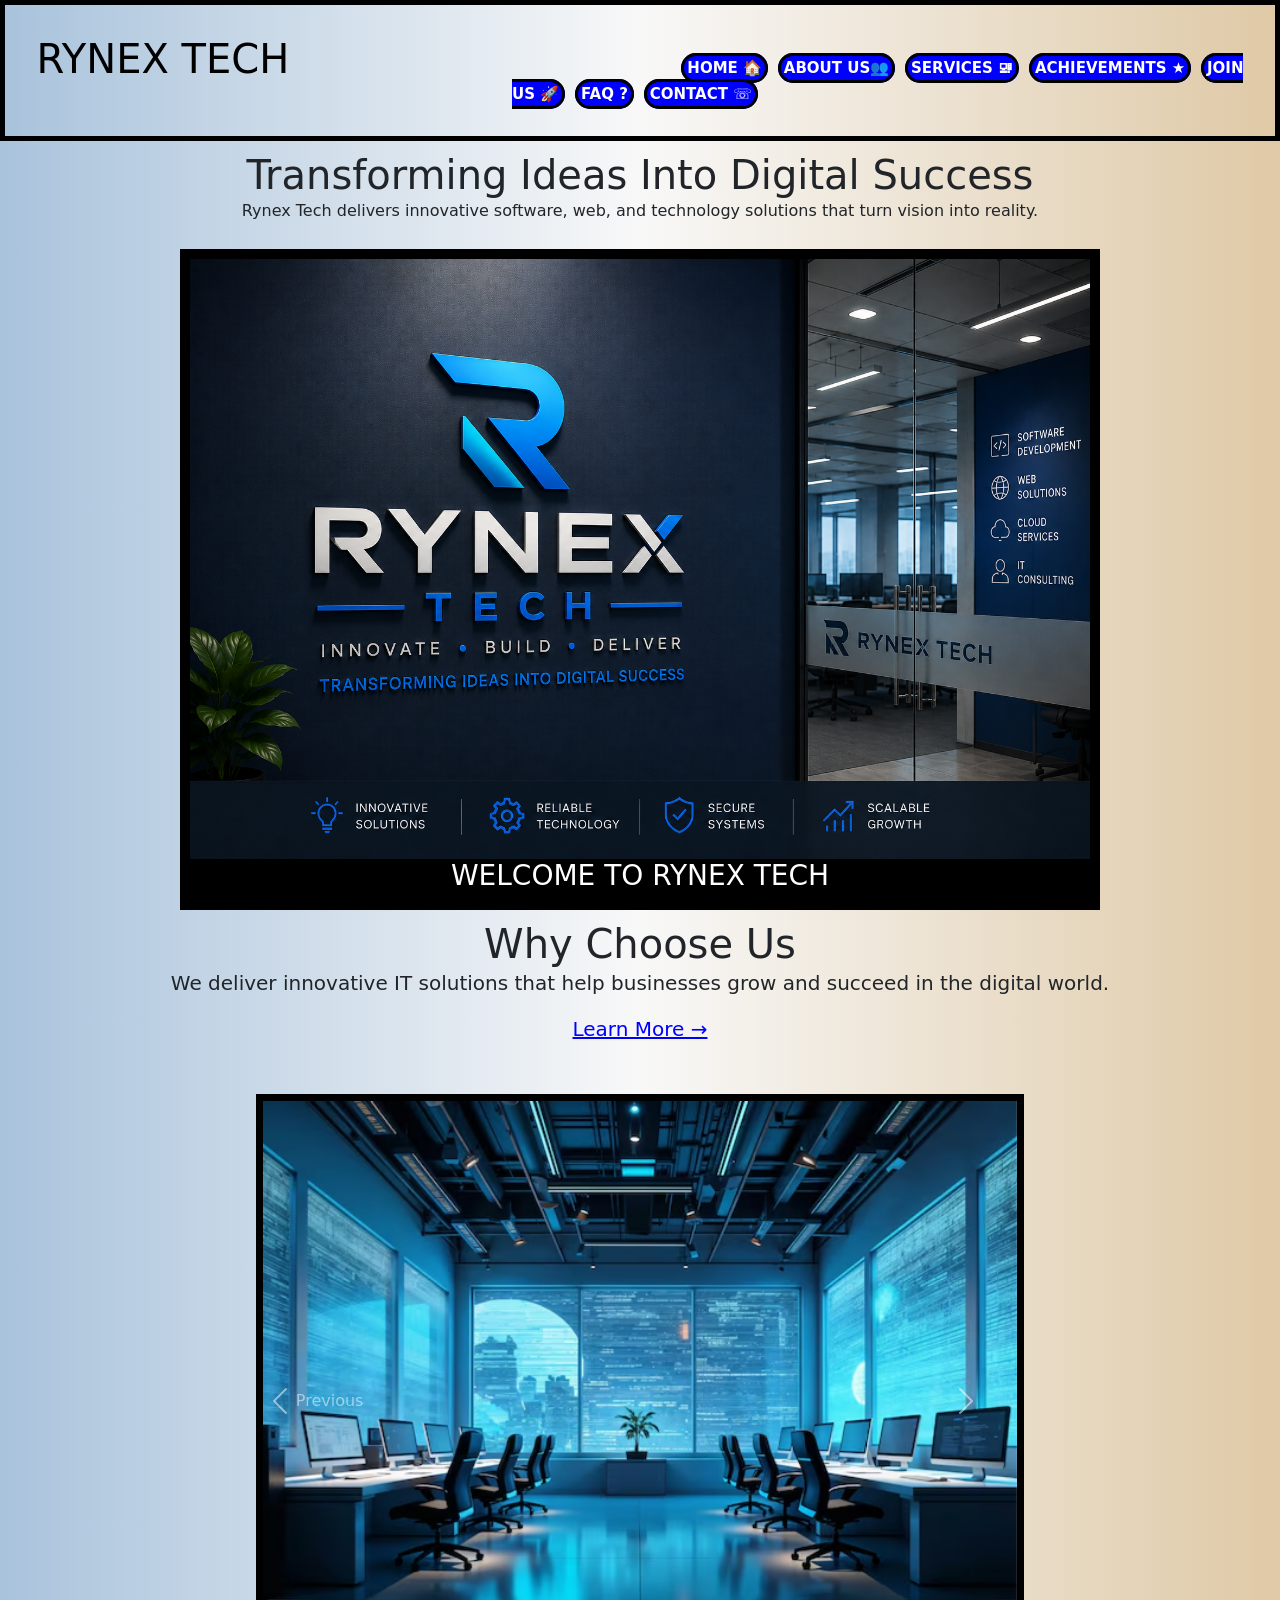
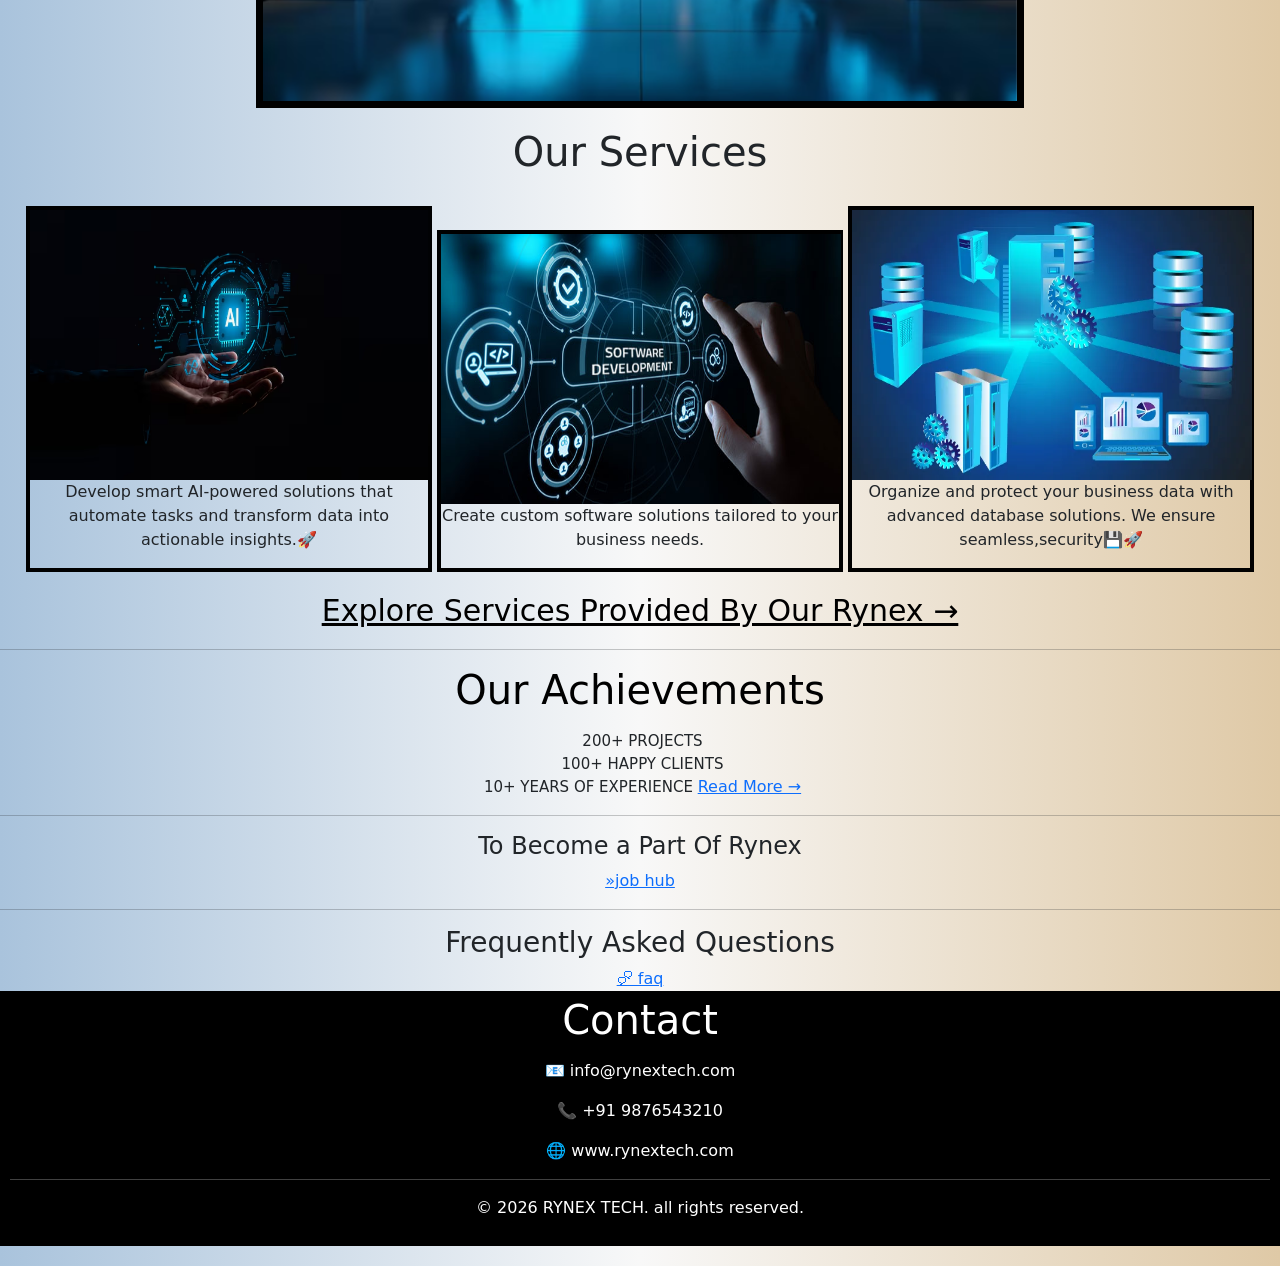
<file: index.html>
<html>
    <head>
        <title>RYNEX</title>
        <link rel="stylesheet" href="script.css">
        <link href="https://cdn.jsdelivr.net/npm/bootstrap@5.3.3/dist/css/bootstrap.min.css" rel="stylesheet">
        <script src="https://cdn.jsdelivr.net/npm/bootstrap@5.3.3/dist/js/bootstrap.bundle.min.js"></script>
    </head>
    <body>
        <nav class="a">
            <h1>RYNEX TECH</h1>
            <ul>
                <li><a href="index.html">HOME 🏠︎</a></li>
                <li><a href="about.html">ABOUT US👥</a></li>
                <li><a href="services.html">SERVICES 🖳</a></li>
                <li><a href="achievements.html">ACHIEVEMENTS ★</a></li>
                <li><a href="joinus.html">JOIN US 🚀</a></li>
                <li><a href="faq.html">FAQ ?</a></li>
                <li><a href="contact.html">CONTACT ☏</a></li>
            </ul>
        </nav>
        <div class="hero">
            <h1>Transforming Ideas Into Digital Success</h1>
            <p class="hero1">Rynex Tech delivers innovative software, web, and technology solutions that turn vision into reality.</p>
        </div>
        <center>
        <nav class="b">
        <div class="image">
            <img src="rynex tech company.png" width="900px">
            <h3>WELCOME TO RYNEX TECH</h3>
        </div>
        <div class="c">
            <h1>Why Choose Us</h1>
            <p>We deliver innovative IT solutions that help businesses grow and succeed in the digital world.</p>
            <a href="about.html" style="color: blue;">Learn More →</a><br>
            <br>
        </div>
        </nav>
        <div id="mc" class="carousel slide" data-bs-ride="carousel">
            <div class="carousel-inner">
                <div class="carousel-item active">
                    <img class="d-block w-100" src="i1 company.avif" alt="third slide">
                    
                </div>
                <div class="carousel-item">
                    <img class="d-block w-100" src="i1 it.jpg" alt="first slite">

                </div>
                <div class="carousel-item">
                    <img class="d-block w-100" src="i1 slider.png" alt="second slide">
                </div>
            </div>
            <button class="carousel-control-prev" type="button" data-bs-target="#mc" data-bs-slide="prev">
                <span class="carousel-control-prev-icon" aria-hidden="true"></span>
                <span class="sr-only">Previous</span>
            </button>
            <button class="carousel-control-next" type="button" data-bs-target="#mc" data-bs-slide="next">
                <span class="carousel-control-next-icon" aria-hidden="true"></span>
                <span class="sr-only"></span>
            </button>
        </div>
        </center>
        <div class="services">
            <center><h1 class="s1">Our Services</h1></center>
        </div>
        <div class="s1">
            <div class="ai">
                <img src="i3 ai.avif" width="400px" height="270px">
                <p class="rudh">Develop smart AI-powered solutions that automate tasks and 
                    transform data into actionable insights.🚀</p>
            </div>
            <div class="ai">
                <img src="i2 software.jpg" width="400px" height="270px">
                <p class="rudh"> Create custom software solutions tailored to your business needs.</p>
            </div>
            <div class="ai">
                <img src="i9 database.webp" width="400px" height="270px">
                <p class="rudh">Organize and protect your business data with advanced 
                    database solutions. We ensure seamless,security💾🚀</p>
            </div>
            <br>
            <p></p>
            <a class="expser" href="services.html"> Explore Services Provided By Our Rynex →</a>
            <hr>
            <div class="achievements">
                <center>
                <div class="ac">
                    <p></p>
                    <h1 style="color: black;">Our Achievements</h1>
                    <p></p>
                </div>
                <center>
                <div class="achievement">
                    <ul>
                        <li class="ach">200+ PROJECTS</li><br>
                        <li class="ach">100+ HAPPY CLIENTS</li><br>
                        <li class="ach">10+ YEARS OF EXPERIENCE</li>
                    </ul>
                    <a href="achievements.html">Read More →</a>
                </div>
                </center>
                <hr>
                </center>
            </div>
            <center>
            <div class="joinus">
                <h4>To Become a Part Of Rynex</h4>
                <a href="joinus.html">»job hub</a>
            </div>
            </center>
            <hr>

            <div class="faq">
                <h3>Frequently Asked Questions</h3>
                <a href="faq.html">🗪 faq</a>
            </div>
            <center>
            <div class="contact">
                <h1 class="cont">Contact</h1>
            </div>
            </center>
            <center>
            <div class="con">
                <p>📧 info@rynextech.com</p>
                <p>📞 +91 9876543210</p>
                <p>🌐 www.rynextech.com</p>
                <hr>
                <p>© 2026 RYNEX TECH. all rights reserved.</p>
            </div>
            </center>
        </div>

    </body>
</html>
</file>
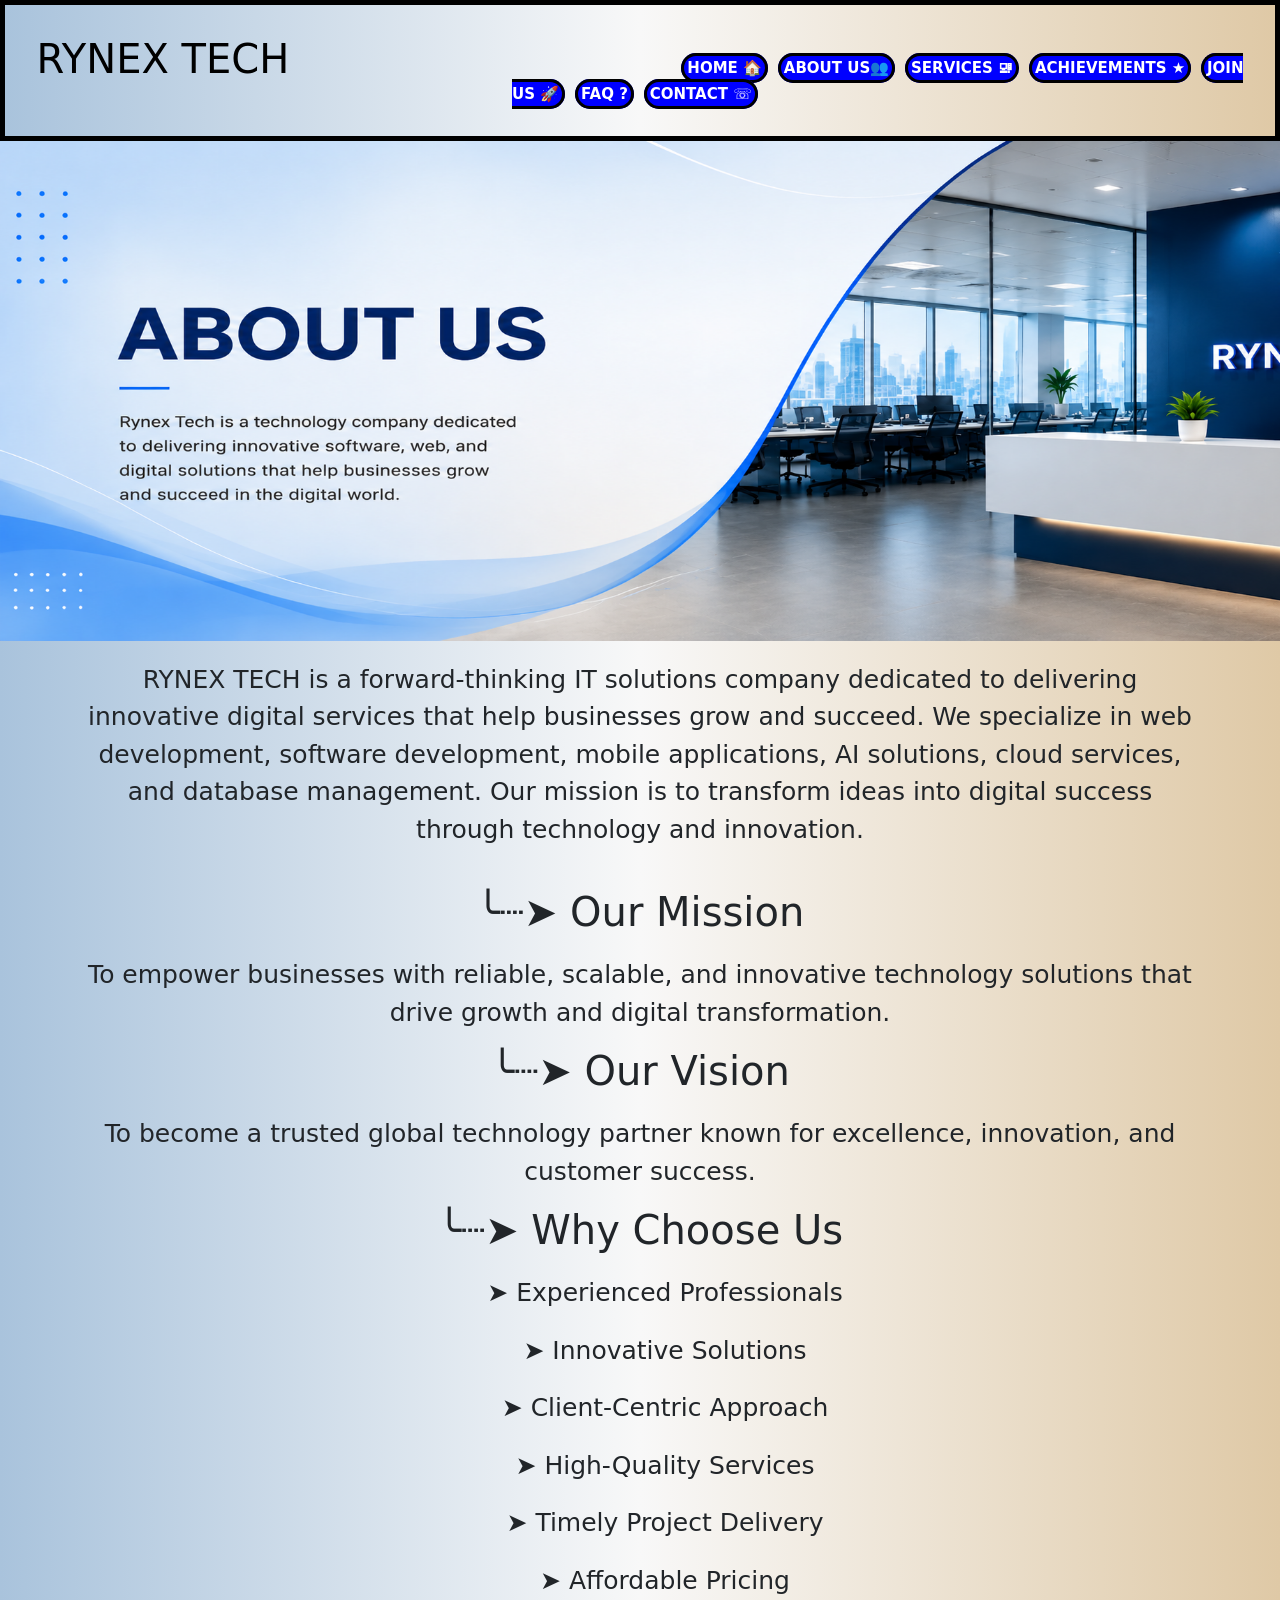
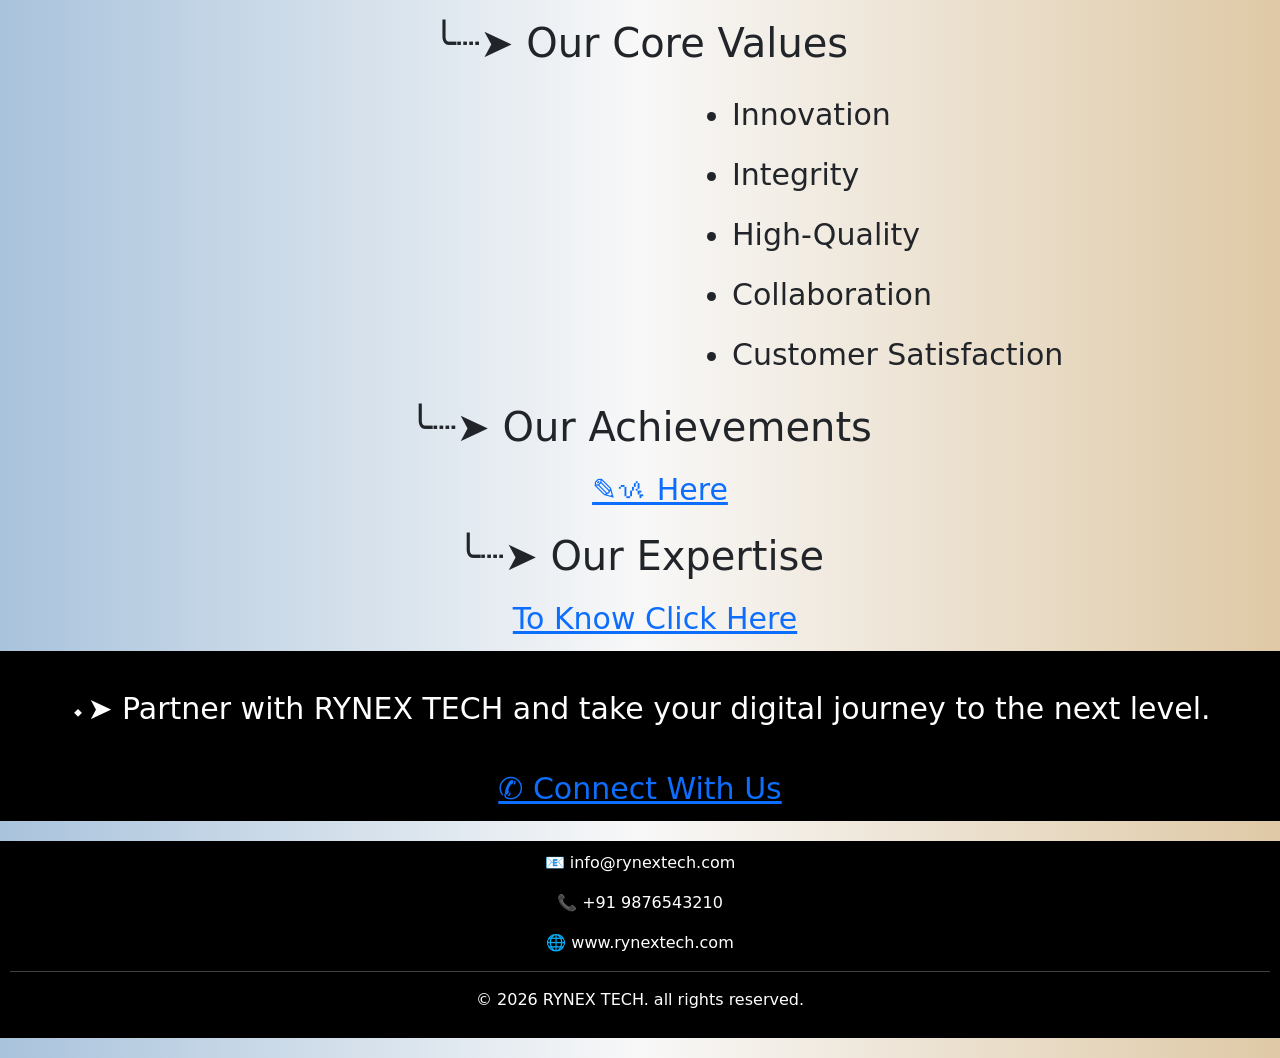
<file: about.html>
<html>
    <head>
        <title>RYNEX</title>
        <link rel="stylesheet" href="script.css">
        <link href="https://cdn.jsdelivr.net/npm/bootstrap@5.3.3/dist/css/bootstrap.min.css" rel="stylesheet">
        <script src="https://cdn.jsdelivr.net/npm/bootstrap@5.3.3/dist/js/bootstrap.bundle.min.js"></script>
    </head>
    <body>
        <nav class="a">
            <h1>RYNEX TECH</h1>
            <ul>
                <li><a href="index.html">HOME 🏠︎</a></li>
                <li><a href="about.html">ABOUT US👥</a></li>
                <li><a href="services.html">SERVICES 🖳</a></li>
                <li><a href="achievements.html">ACHIEVEMENTS ★</a></li>
                <li><a href="joinus.html">JOIN US 🚀</a></li>
                <li><a href="faq.html">FAQ ?</a></li>
                <li><a href="contact.html">CONTACT ☏</a></li>
            </ul>
        </nav>
        <div class="about">
            <img src="about.png" width="1513px" height="500px">
            <center>
                <p class="aboutpara">RYNEX TECH is a forward-thinking IT solutions company dedicated to delivering innovative digital services that help businesses grow and succeed.
                                  We specialize in web development, software development, mobile applications, AI solutions, cloud services, and database management.
                Our mission is to transform ideas into digital success through technology and innovation.</p>
                <br>
                <h1>╰┈➤ Our Mission</h1>
                <p class="aboutpara">To empower businesses with reliable, scalable, and innovative technology solutions that drive growth and digital transformation.</p>

                <h1>╰┈➤ Our Vision</h1>
                <p class="aboutpara">To become a trusted global technology partner known for excellence, innovation, and customer success.</p>
                <p></p>
                <h1>╰┈➤ Why Choose Us</h1>
                <div class="why-choose-us">
                    <div class="point p1">➤ Experienced Professionals</div>
                    <div class="point p2">➤ Innovative Solutions</div>
                    <div class="point p3">➤ Client-Centric Approach</div>
                    <div class="point p4">➤ High-Quality Services</div>
                    <div class="point p5">➤ Timely Project Delivery</div>
                    <div class="point p6">➤ Affordable Pricing</div>
                </div>
            </center>
        </div>
        <nav>
        <center><h1 class="core-tile">╰┈➤ Our Core Values</h1></center>
        <ul class="core">
            <li>Innovation</li>
            <li>Integrity</li>
            <li>High-Quality</li>
            <li>Collaboration</li>
            <li>Customer Satisfaction</li>
        </ul>
        </nav>
        <center>
            <div class="ourac">
                <h1 class="o">╰┈➤ Our Achievements</h1><br>
                <p></p>
            </div>
            <div class="ouraclink">
                <a href="achievements.html">✎ᝰ Here</a>
            </div>
            <div class="ourexp">
                <h1 class="ox">╰┈➤ Our Expertise</h1><br>
                <p></p>
            </div>
            <div class="ourexplink">
                <a href="services.html">To Know Click Here</a>
            </div>
        </center>
        <div class="partner">
            <center><p class="part">⬩➤ Partner with RYNEX TECH and take your digital journey to the next level.</p></center>
            
        </div>
        <div class="pl">
            <center><a href="contact.html">✆ Connect With Us</a></center>
        </div>
        <center>
            <div class="con">
                <p>📧 info@rynextech.com</p>
                <p>📞 +91 9876543210</p>
                <p>🌐 www.rynextech.com</p>
                <hr>
                <p>© 2026 RYNEX TECH. all rights reserved.</p>
            </div>
        </center>
    </body>
</file>
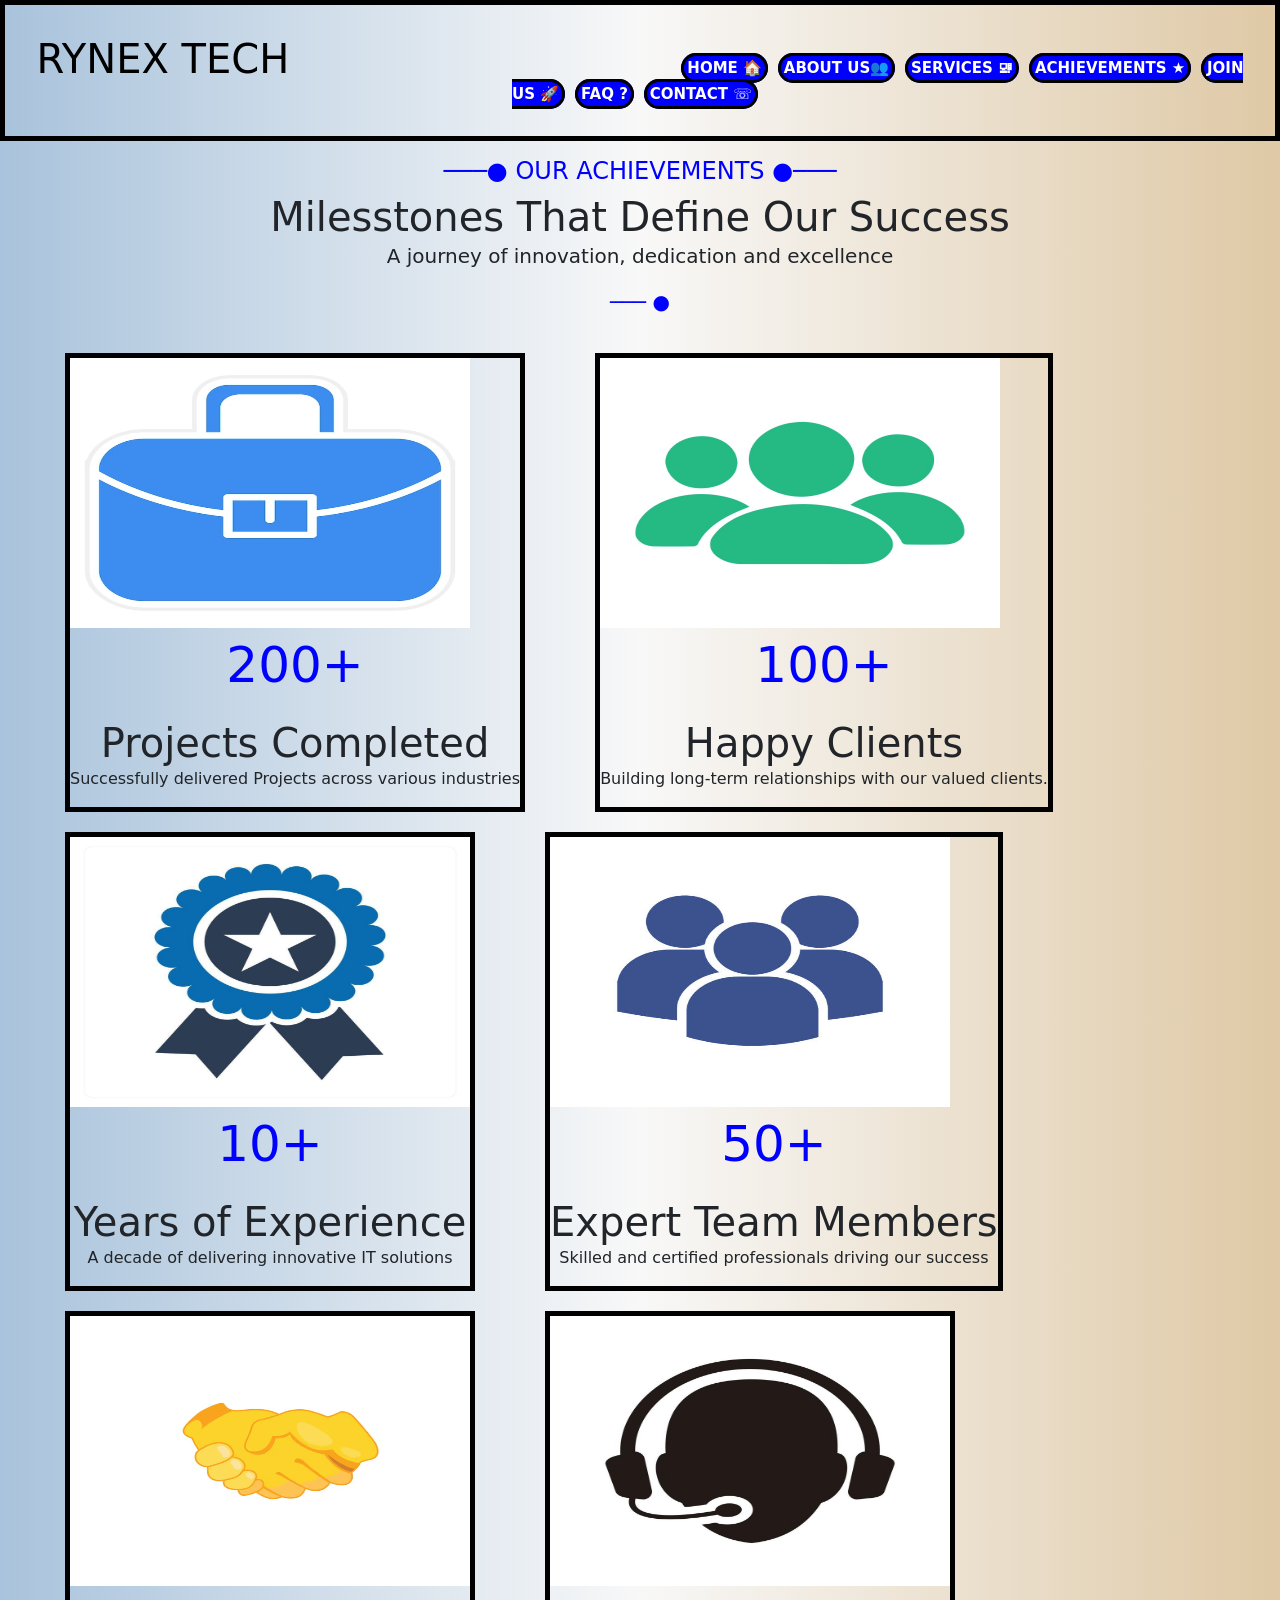
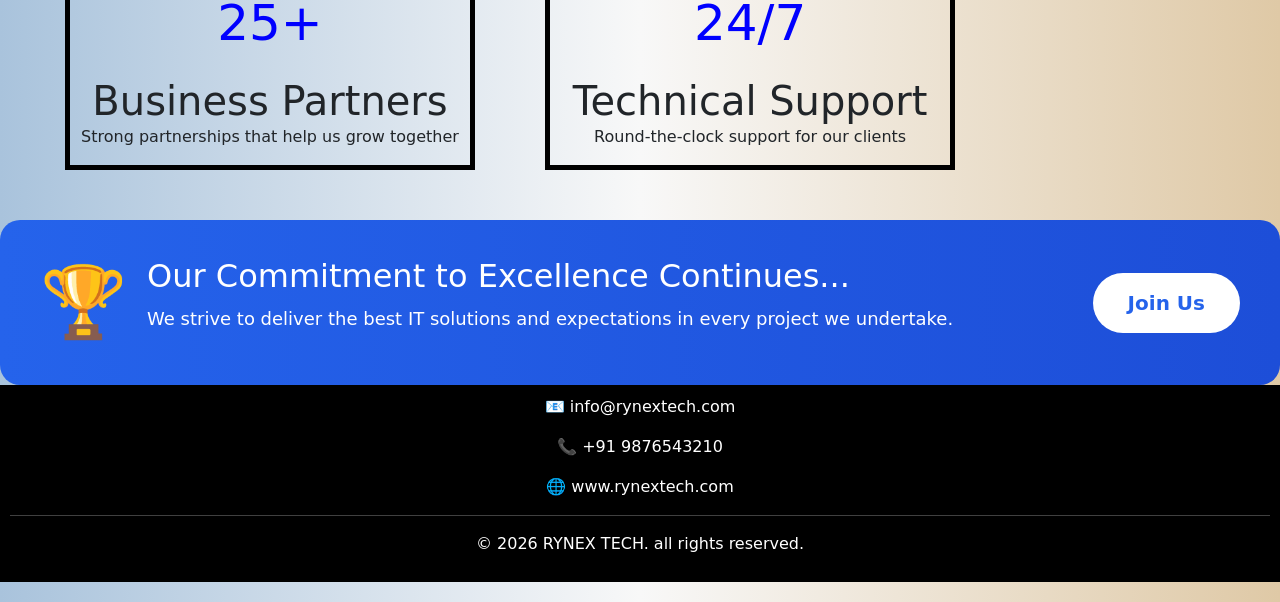
<file: achievements.html>
<head>
        <title>RYNEX</title>
        <link rel="stylesheet" href="script.css">
        <link href="https://cdn.jsdelivr.net/npm/bootstrap@5.3.3/dist/css/bootstrap.min.css" rel="stylesheet">
        <script src="https://cdn.jsdelivr.net/npm/bootstrap@5.3.3/dist/js/bootstrap.bundle.min.js"></script>
    </head>
    <body>
        <nav class="a">
            <h1>RYNEX TECH</h1>
            <ul>
                <li><a href="index.html">HOME 🏠︎</a></li>
                <li><a href="about.html">ABOUT US👥</a></li>
                <li><a href="services.html">SERVICES 🖳</a></li>
                <li><a href="achievements.html">ACHIEVEMENTS ★</a></li>
                <li><a href="joinus.html">JOIN US 🚀</a></li>
                <li><a href="faq.html">FAQ ?</a></li>
                <li><a href="contact.html">CONTACT ☏</a></li>
            </ul>
        </nav>
        <center>
        <div class="ourachive">
            <p></p>
            <h4 style="color: blue;">───● OUR ACHIEVEMENTS ●───</h4>
            <h1>Milesstones That Define Our Success</h1>
        </div>
        <div class="oa">
            <p class="oa1">A journey of innovation, dedication and excellence</p>
            <p class="oa1" style="color: blue;">─── ●</p>
        </div>
        </center>
        <div class="ourachieve1">
            <div class="ourachive2">
                <img src="WhatsApp Image 2026-06-23 at 8.27.39 PM.jpeg" width="400px" height="270px">
                <p style="color: blue;" class="count">200+</p>
                 <center><h1 class="words">Projects Completed</h1></center>
                <p class="words">Successfully delivered Projects across various industries</p>
            </div>
            <div class="ourachive2">
                <img src="WhatsApp Image 2026-06-23 at 8.27.41 PM.jpeg" width="400px" height="270px">
                <p style="color: blue;" class="count">100+</p>
                <center><h1 class="words">Happy Clients</h1></center>
                <p class="words">Building long-term relationships with our valued clients.</p>
            </div>
            <div class="ourachive2">
                <img src="yoe.jpeg" width="400px" height="270px">
                <p style="color: blue;" class="count">10+</p>
                <center><h1 class="words">Years of Experience</h1></center>
                <p class="words">A decade of delivering innovative IT solutions</p>
            </div>
            <div class="ourachive2">
                <img src="blue 3 people.jpg" width="400px" height="270px">
                <p style="color: blue;" class="count">50+</p>
                <center><h1 class="words">Expert Team Members</h1></center>    
                <p class="words">Skilled and certified professionals driving our success</p>            
            </div>
            <div class="ourachive2">
                <img src="handshake.avif" width="400px" height="270px">
                <p style="color: blue;" class="count">25+</p>
                <center><h1 class="words">Business Partners</h1></center>
                <p class="words">Strong partnerships that help us grow together</p>
            </div>
            <div class="ourachive2">
                <img src="technical sup.jpg" width="400px" height="270px">
                <p style="color: blue;" class="count">24/7</p>
                <center><h1 class="words">Technical Support</h1></center>
                <p class="words">Round-the-clock support for our clients</p>
            </div>
        </div>
        <section class="cta-banner">
            <div class="left-content">
                <div class="trophy">🏆</div>
                <div>
                    <h2>Our Commitment to Excellence Continues...</h2>
                    <p>We strive to deliver the best IT solutions and expectations in every project we undertake.</p>
                </div>
            </div>
            <a href="joinus.html" class="join-btn">Join Us</a>
        </section>
            <center>
            <div class="con">
                <p>📧 info@rynextech.com</p>
                <p>📞 +91 9876543210</p>
                <p>🌐 www.rynextech.com</p>
                <hr>
                <p>© 2026 RYNEX TECH. all rights reserved.</p>
            </div>
            </center>
</file>
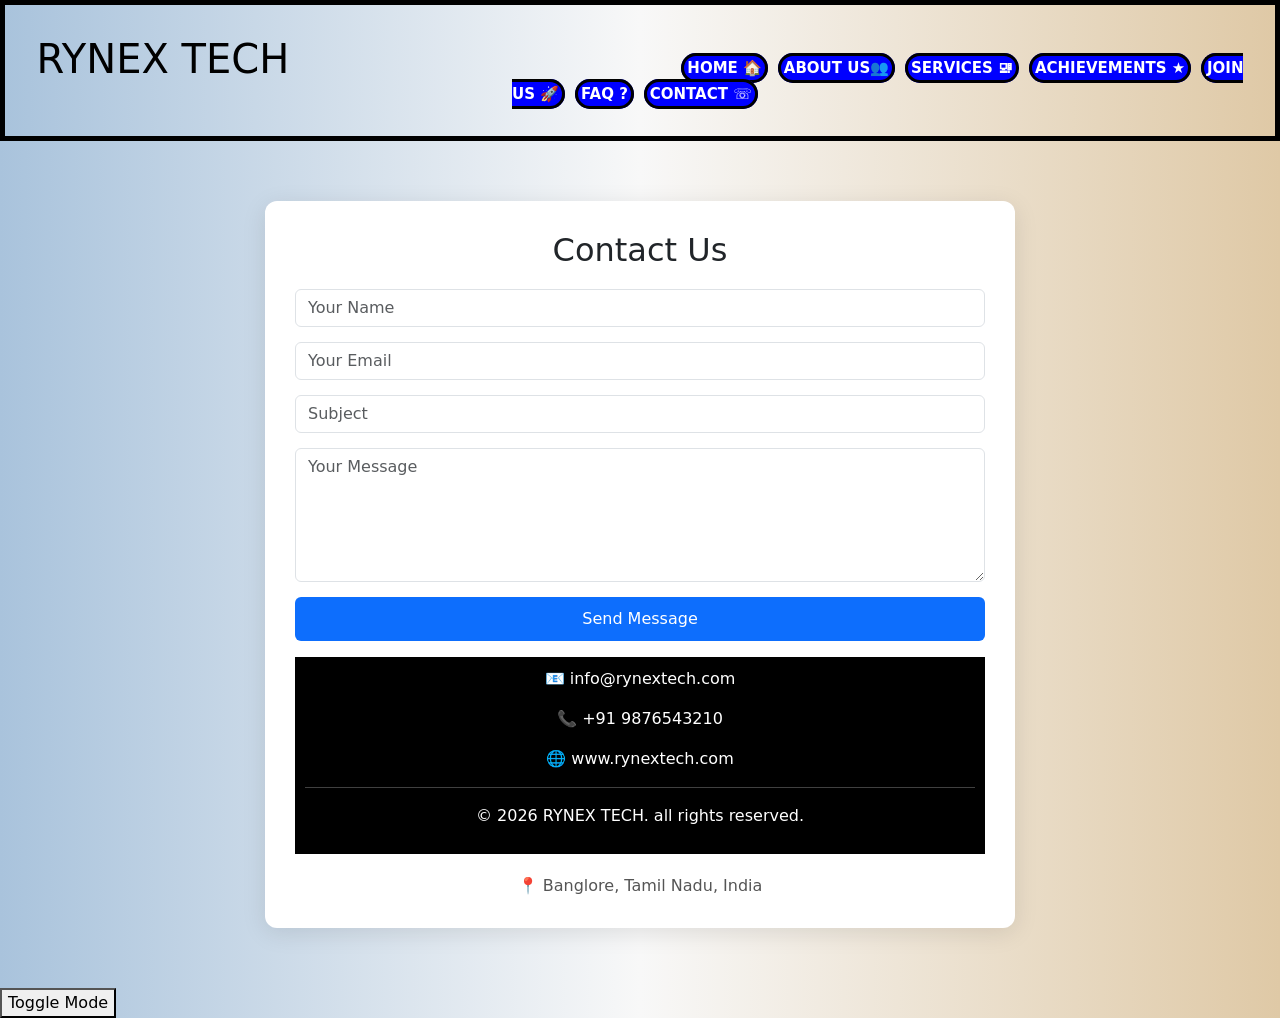
<file: contact.html>
<html>
<head>
    <title>RYNEX</title>

    <link rel="stylesheet" href="script.css">
    <link href="https://cdn.jsdelivr.net/npm/bootstrap@5.3.3/dist/css/bootstrap.min.css" rel="stylesheet">
    <script src="https://cdn.jsdelivr.net/npm/bootstrap@5.3.3/dist/js/bootstrap.bundle.min.js"></script>

    <style>
        /* ❌ DO NOT CHANGE YOUR BACKGROUND OR NAVBAR */

        /* CONTACT SECTION ONLY */
        .contact-wrapper {
            display: flex;
            justify-content: center;
            align-items: center;
            padding: 60px 20px;
        }

        .contact-container {
            width: 750px;
            background: white;
            padding: 30px;
            border-radius: 12px;
            box-shadow: 0 5px 25px rgba(0,0,0,0.1);
        }

        .contact-container h2 {
            text-align: center;
            margin-bottom: 20px;
        }

        .form-control {
            margin-bottom: 15px;
        }

        .btn-submit {
            width: 100%;
            background: #0d6efd;
            color: white;
            padding: 10px;
            border: none;
            border-radius: 6px;
            cursor: pointer;
        }

        .btn-submit:hover {
            background: #084298;
        }

        .info {
            text-align: center;
            margin-top: 20px;
            color: #555;
        }
    </style>
</head>

<body>

<!-- YOUR NAVBAR (UNCHANGED) -->
<nav class="a">
    <h1>RYNEX TECH</h1>
    <ul>
        <li><a href="index.html">HOME 🏠︎</a></li>
        <li><a href="about.html">ABOUT US👥</a></li>
        <li><a href="services.html">SERVICES 🖳</a></li>
        <li><a href="achievements.html">ACHIEVEMENTS ★</a></li>
        <li><a href="joinus.html">JOIN US 🚀</a></li>
        <li><a href="faq.html">FAQ ?</a></li>
        <li><a href="contact.html">CONTACT ☏</a></li>
    </ul>
</nav>

<!-- CONTACT US (ONLY ADDED SECTION) -->
<div class="contact-wrapper">

    <div class="contact-container">

        <h2>Contact Us</h2>

        <form>
            <input type="text" class="form-control" placeholder="Your Name" required>

            <input type="email" class="form-control" placeholder="Your Email" required>

            <input type="text" class="form-control" placeholder="Subject">

            <textarea class="form-control" rows="5" placeholder="Your Message"></textarea>

            <button type="submit" class="btn-submit">Send Message</button>
        </form>
            <center>
            <div class="con">
                <p>📧 info@rynextech.com</p>
                <p>📞 +91 9876543210</p>
                <p>🌐 www.rynextech.com</p>
                <hr>
                <p>© 2026 RYNEX TECH. all rights reserved.</p>
            </div>
            </center>

        <div class="info">
            📍 Banglore, Tamil Nadu, India <br>
        </div>
    </div>
</div>
<button onclick="toggleMode()">Toggle Mode</button>
<script>

    function toggleMode() {
      document.body.classList.toggle("dark-mode");
    }
</script>
</body>
</html>
</file>
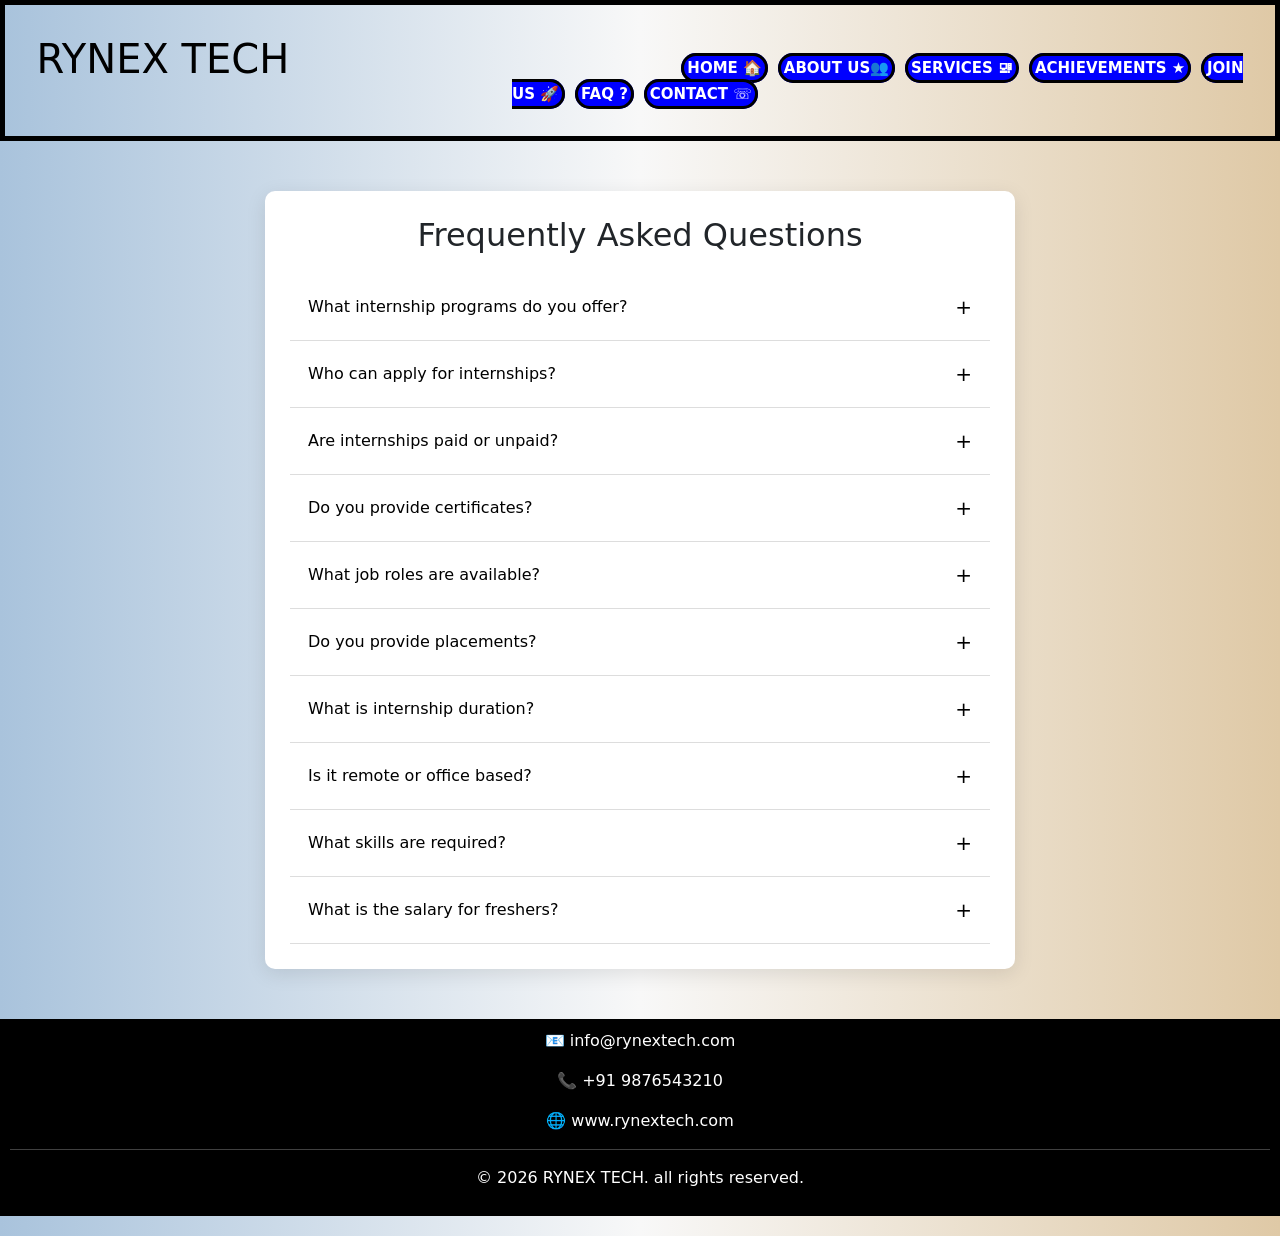
<file: faq.html>
<html>
<head>
    <title>RYNEX</title>
    <link rel="stylesheet" href="script.css">
    <link href="https://cdn.jsdelivr.net/npm/bootstrap@5.3.3/dist/css/bootstrap.min.css" rel="stylesheet">
    <script src="https://cdn.jsdelivr.net/npm/bootstrap@5.3.3/dist/js/bootstrap.bundle.min.js"></script>

<style>
/* ONLY FAQ STYLES ADDED (NO CHANGE TO YOUR PAGE) */

.faq-wrapper {
  display: flex;
  justify-content: center;
  align-items: center;
  padding: 50px 0;
}

.faq-container {
  width: 750px;
  background: #fff;
  padding: 25px;
  border-radius: 10px;
  box-shadow: 0 5px 20px rgba(0,0,0,0.1);
}

.faq-container h2 {
  text-align: center;
  margin-bottom: 20px;
}

.faq-item {
  border-bottom: 1px solid #ddd;
}

.faq-question {
  width: 100%;
  padding: 18px;
  background: white;
  border: none;
  text-align: left;
  font-size: 16px;
  cursor: pointer;
  display: flex;
  justify-content: space-between;
  align-items: center;
}

.faq-question:hover {
  color: #0d6efd;
}

.icon {
  font-size: 20px;
}

.faq-answer {
  max-height: 0;
  overflow: hidden;
  transition: max-height 0.4s ease;
  padding: 0 18px;
  background: #fafafa;
}

.faq-answer p {
  padding: 10px 0;
}
</style>

</head>

<body>

<!-- YOUR NAVBAR (UNCHANGED) -->
<nav class="a">
    <h1>RYNEX TECH</h1>
    <ul>
        <li><a href="index.html">HOME 🏠︎</a></li>
        <li><a href="about.html">ABOUT US👥</a></li>
        <li><a href="services.html">SERVICES 🖳</a></li>
        <li><a href="achievements.html">ACHIEVEMENTS ★</a></li>
        <li><a href="joinus.html">JOIN US 🚀</a></li>
        <li><a href="faq.html">FAQ ?</a></li>
        <li><a href="contact.html">CONTACT ☏</a></li>
    </ul>
</nav>

<!-- ONLY FAQ ADDED -->
<div class="faq-wrapper">

<div class="faq-container">

<h2>Frequently Asked Questions</h2>

<div class="faq-item">
  <button class="faq-question">What internship programs do you offer? <span class="icon">+</span></button>
  <div class="faq-answer"><p>We offer Web Development, Software Development, UI/UX Design, and Database internships.</p></div>
</div>

<div class="faq-item">
  <button class="faq-question">Who can apply for internships? <span class="icon">+</span></button>
  <div class="faq-answer"><p>Students from CSE, IT, ECE, and related technical backgrounds can apply.</p></div>
</div>

<div class="faq-item">
  <button class="faq-question">Are internships paid or unpaid? <span class="icon">+</span></button>
  <div class="faq-answer"><p>Both paid and unpaid internships are available depending on program.</p></div>
</div>

<div class="faq-item">
  <button class="faq-question">Do you provide certificates? <span class="icon">+</span></button>
  <div class="faq-answer"><p>Yes, completion certificates are provided after internship.</p></div>
</div>

<div class="faq-item">
  <button class="faq-question">What job roles are available? <span class="icon">+</span></button>
  <div class="faq-answer"><p>Software Developer, Web Developer, UI/UX Designer, Backend Developer.</p></div>
</div>

<div class="faq-item">
  <button class="faq-question">Do you provide placements? <span class="icon">+</span></button>
  <div class="faq-answer"><p>Yes, based on performance we offer job opportunities.</p></div>
</div>

<div class="faq-item">
  <button class="faq-question">What is internship duration? <span class="icon">+</span></button>
  <div class="faq-answer"><p>1 to 3 months depending on program.</p></div>
</div>

<div class="faq-item">
  <button class="faq-question">Is it remote or office based? <span class="icon">+</span></button>
  <div class="faq-answer"><p>Both remote and office options are available.</p></div>
</div>

<div class="faq-item">
  <button class="faq-question">What skills are required? <span class="icon">+</span></button>
  <div class="faq-answer"><p>Basic coding knowledge and willingness to learn.</p></div>
</div>

<div class="faq-item">
  <button class="faq-question">What is the salary for freshers? <span class="icon">+</span></button>
  <div class="faq-answer"><p>Depends on role and skills, industry standard packages offered.</p></div>
</div>

</div>
</div>

<script>
const items = document.querySelectorAll(".faq-item");

items.forEach(item => {
  const btn = item.querySelector(".faq-question");
  const answer = item.querySelector(".faq-answer");
  const icon = item.querySelector(".icon");

  btn.addEventListener("click", () => {

    items.forEach(i => {
      if (i !== item) {
        i.querySelector(".faq-answer").style.maxHeight = null;
        i.querySelector(".icon").innerText = "+";
      }
    });

    if (answer.style.maxHeight) {
      answer.style.maxHeight = null;
      icon.innerText = "+";
    } else {
      answer.style.maxHeight = answer.scrollHeight + "px";
      icon.innerText = "−";
    }
  });
});
</script>
            <center>
            <div class="con">
                <p>📧 info@rynextech.com</p>
                <p>📞 +91 9876543210</p>
                <p>🌐 www.rynextech.com</p>
                <hr>
                <p>© 2026 RYNEX TECH. all rights reserved.</p>
            </div>
            </center>
</body>
</html>
</file>
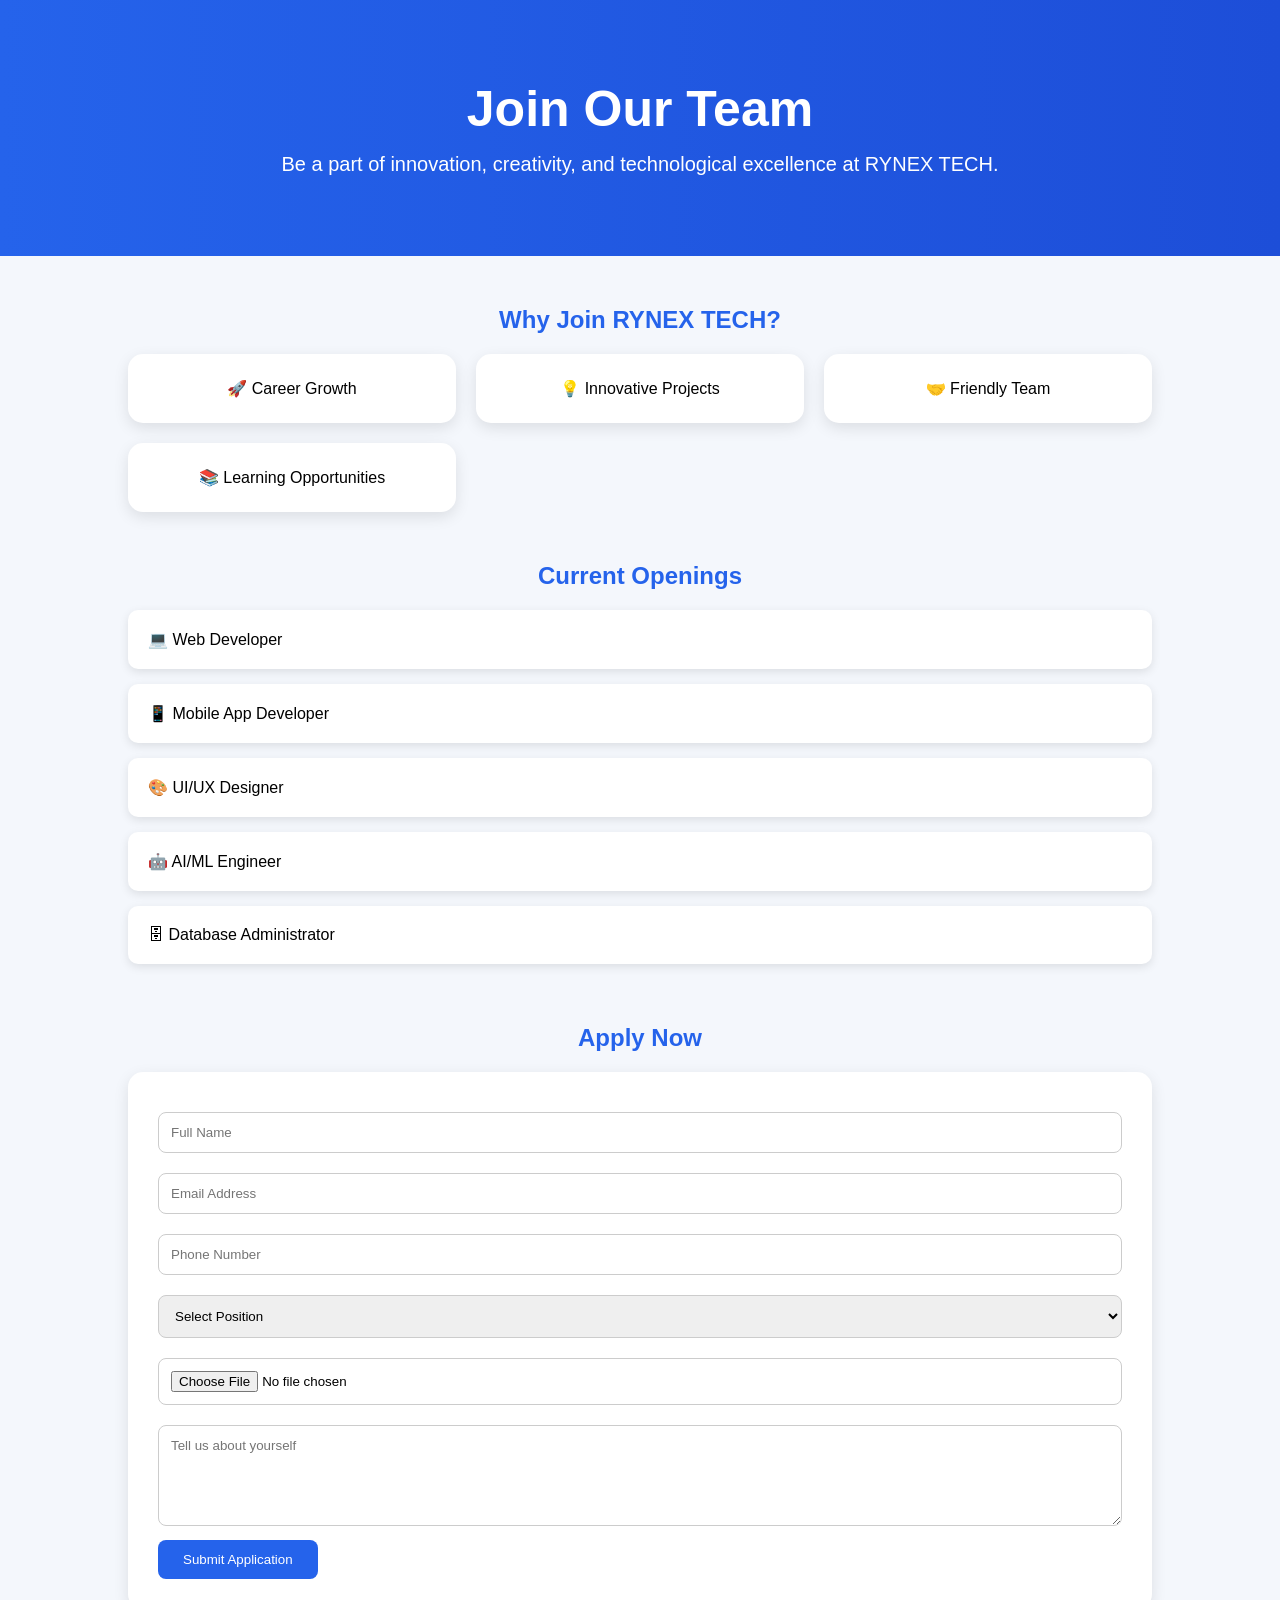
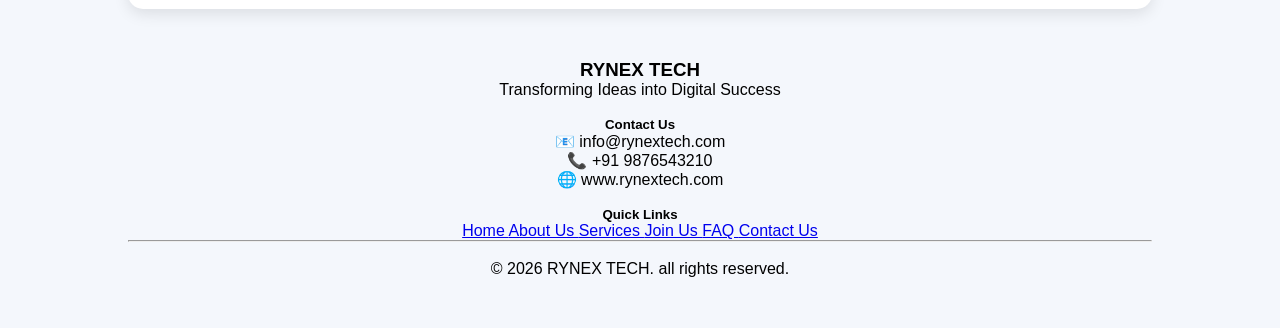
<file: joinus.html>
<!DOCTYPE html>
<html>
<head>
    <title>Join Us - RYNEX TECH</title>
    <style>
        *{
            margin:0;
            padding:0;
            box-sizing:border-box;
            font-family:Arial, sans-serif;
        }

        body{
            background:#f4f7fc;
        }

        .hero{
            background:linear-gradient(to right,#2563eb,#1d4ed8);
            color:white;
            text-align:center;
            padding:80px 20px;
        }

        .hero h1{
            font-size:50px;
            margin-bottom:15px;
        }

        .hero p{
            font-size:20px;
        }

        .container{
            width:80%;
            margin:50px auto;
        }

        .why-join{
            text-align:center;
            margin-bottom:50px;
        }

        .why-join h2{
            color:#2563eb;
            margin-bottom:20px;
        }

        .benefits{
            display:grid;
            grid-template-columns:repeat(auto-fit,minmax(250px,1fr));
            gap:20px;
            margin-top:20px;
        }

        .card{
            background:white;
            padding:25px;
            border-radius:15px;
            box-shadow:0 5px 15px rgba(0,0,0,0.1);
            text-align:center;
        }

        .openings{
            margin-top:50px;
        }

        .openings h2{
            text-align:center;
            color:#2563eb;
            margin-bottom:20px;
        }

        .job{
            background:white;
            padding:20px;
            margin:15px 0;
            border-radius:10px;
            box-shadow:0 3px 10px rgba(0,0,0,0.1);
        }

        .apply-form{
            margin-top:60px;
        }

        .apply-form h2{
            text-align:center;
            color:#2563eb;
            margin-bottom:20px;
        }

        form{
            background:white;
            padding:30px;
            border-radius:15px;
            box-shadow:0 5px 15px rgba(0,0,0,0.1);
        }

        input,select,textarea{
            width:100%;
            padding:12px;
            margin:10px 0;
            border:1px solid #ccc;
            border-radius:8px;
        }

        button{
            background:#2563eb;
            color:white;
            border:none;
            padding:12px 25px;
            border-radius:8px;
            cursor:pointer;
        }

        button:hover{
            background:#1d4ed8;
        }
    </style>
</head>
<body>

<section class="hero">
    <h1>Join Our Team</h1>
    <p>Be a part of innovation, creativity, and technological excellence at RYNEX TECH.</p>
</section>

<div class="container">

    <section class="why-join">
        <h2>Why Join RYNEX TECH?</h2>

        <div class="benefits">
            <div class="card">🚀 Career Growth</div>
            <div class="card">💡 Innovative Projects</div>
            <div class="card">🤝 Friendly Team</div>
            <div class="card">📚 Learning Opportunities</div>
        </div>
    </section>

    <section class="openings">
        <h2>Current Openings</h2>

        <div class="job">💻 Web Developer</div>
        <div class="job">📱 Mobile App Developer</div>
        <div class="job">🎨 UI/UX Designer</div>
        <div class="job">🤖 AI/ML Engineer</div>
        <div class="job">🗄 Database Administrator</div>
    </section>

    <section class="apply-form">
        <h2>Apply Now</h2>

        <form>
            <input type="text" placeholder="Full Name">

            <input type="email" placeholder="Email Address">

            <input type="tel" placeholder="Phone Number">

            <select>
                <option>Select Position</option>
                <option>Web Developer</option>
                <option>Mobile App Developer</option>
                <option>UI/UX Designer</option>
                <option>AI/ML Engineer</option>
            </select>

            <input type="file">

            <textarea rows="5" placeholder="Tell us about yourself"></textarea>

            <button type="submit">Submit Application</button>
        </form>
    </section>
</div>
<center>
    <footer class="bg-dark text-white text-center py-5 mt-5">

    <div class="container">

        <h3 class="fw-bold">RYNEX TECH</h3>

        <p class="mb-4">
            Transforming Ideas into Digital Success
        </p>

        <div class="row justify-content-center">

            <div class="col-md-4 mb-3">
                <br>
                <h5>Contact Us</h5>
                <p>📧 info@rynextech.com</p>
                <p>📞 +91 9876543210</p>
                <p>🌐 www.rynextech.com</p>
            </div>

            <div class="col-md-4 mb-3">
                <br>
                <h5>Quick Links</h5>

                <a href="index.html" class="text-white text-decoration-none d-block">
                    Home
                </a>

                <a href="about.html" class="text-white text-decoration-none d-block">
                    About Us
                </a>

                <a href="services.html" class="text-white text-decoration-none d-block">
                    Services
                </a>

                <a href="joinus.html" class="text-white text-decoration-none d-block">
                    Join Us
                </a>

                <a href="faq.html" class="text-white text-decoration-none d-block">
                    FAQ
                </a>
                
                <a href="contact.html" class="text-white text-decoration-none d-block">
                    Contact Us
                </a>

            </div>

        </div>

        <hr>

        <p class="mb-0">
            <br>
            © 2026 RYNEX TECH. all rights reserved.
        </p>

    </div>

</footer>
</center>

</body>
</html>
</file>
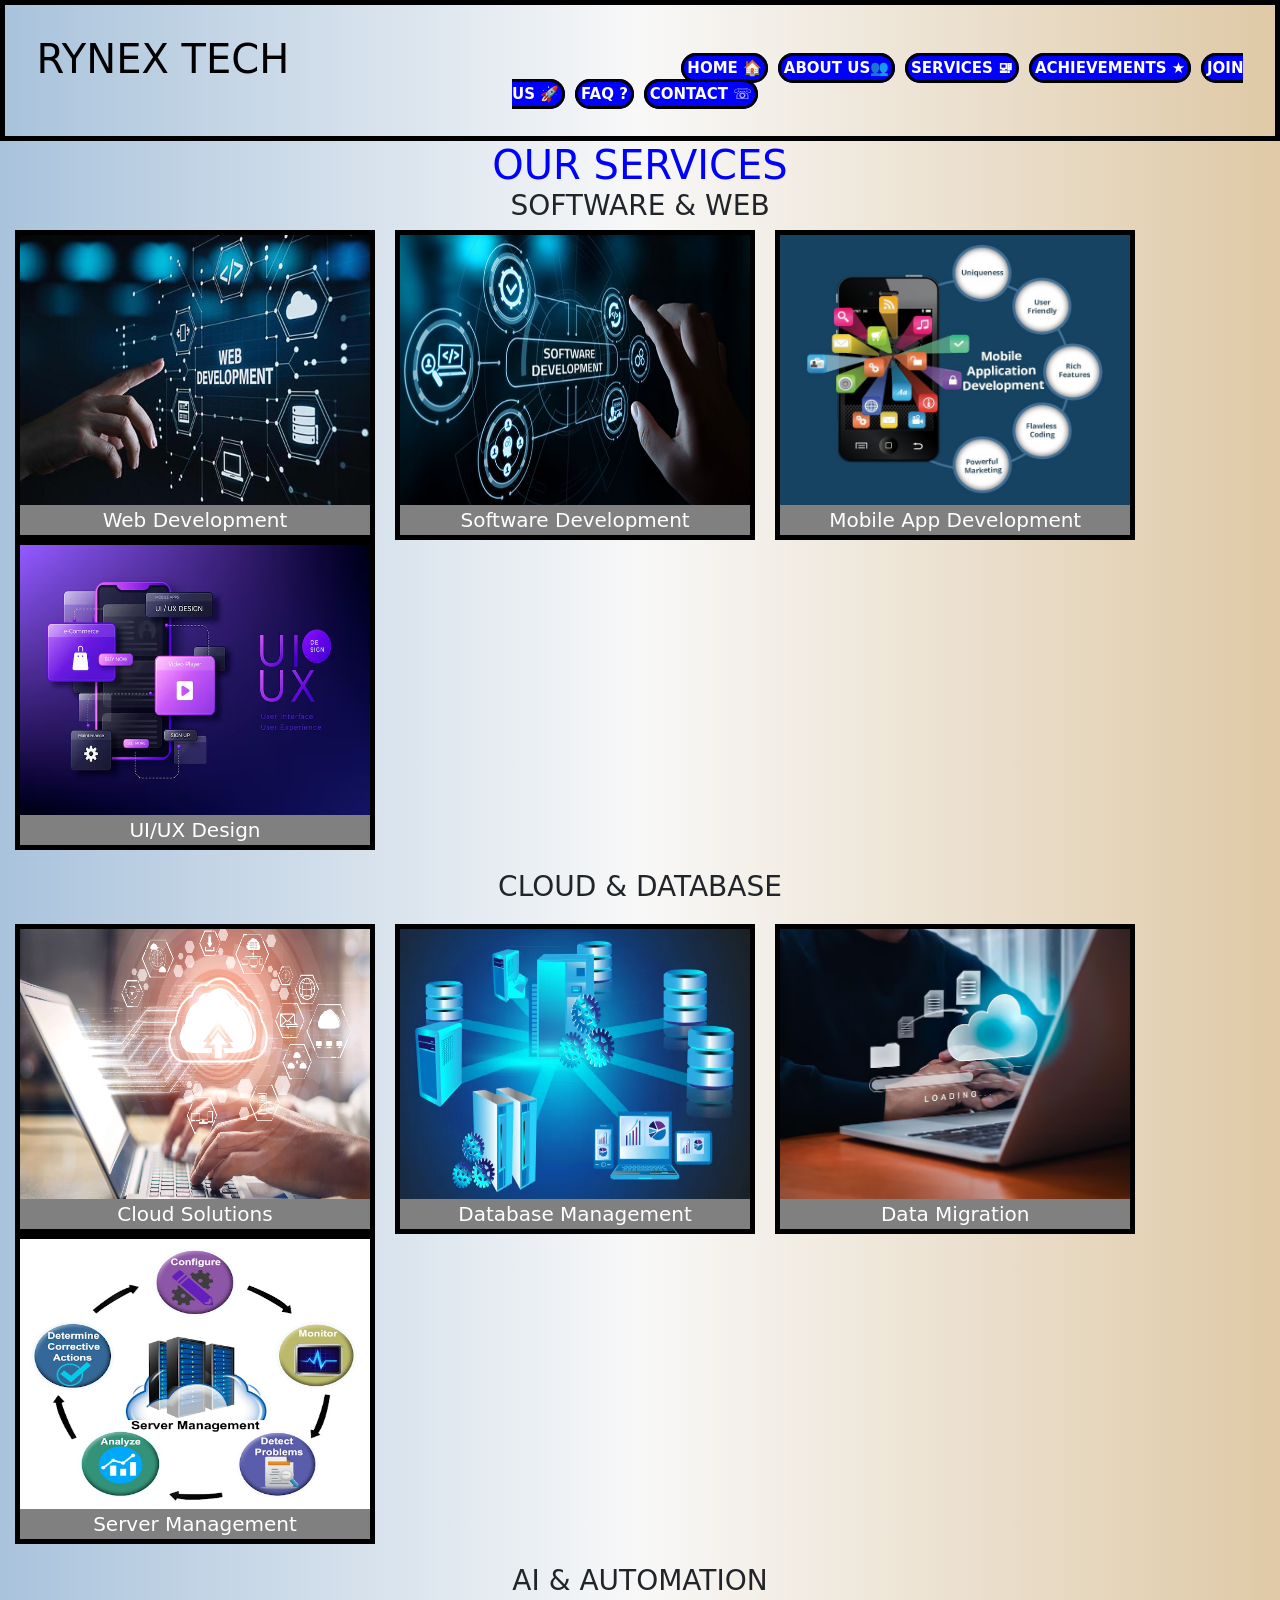
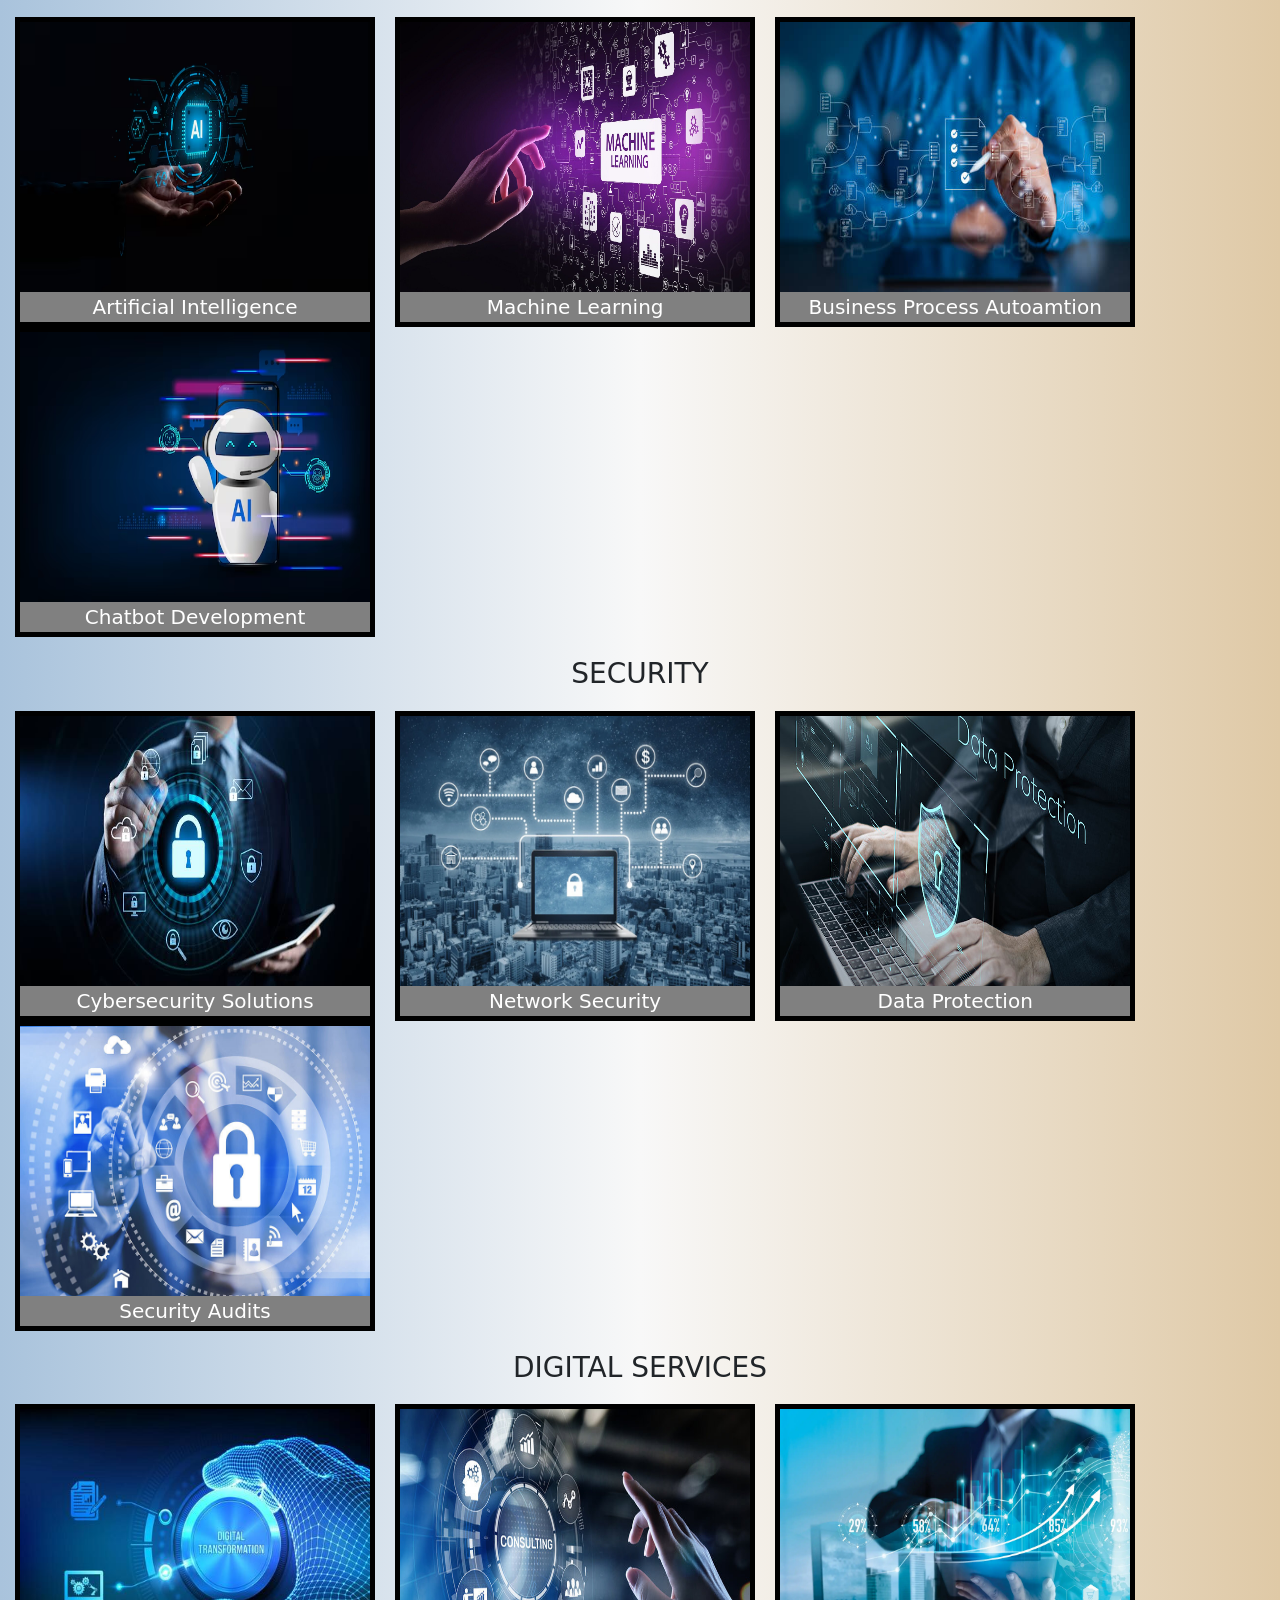
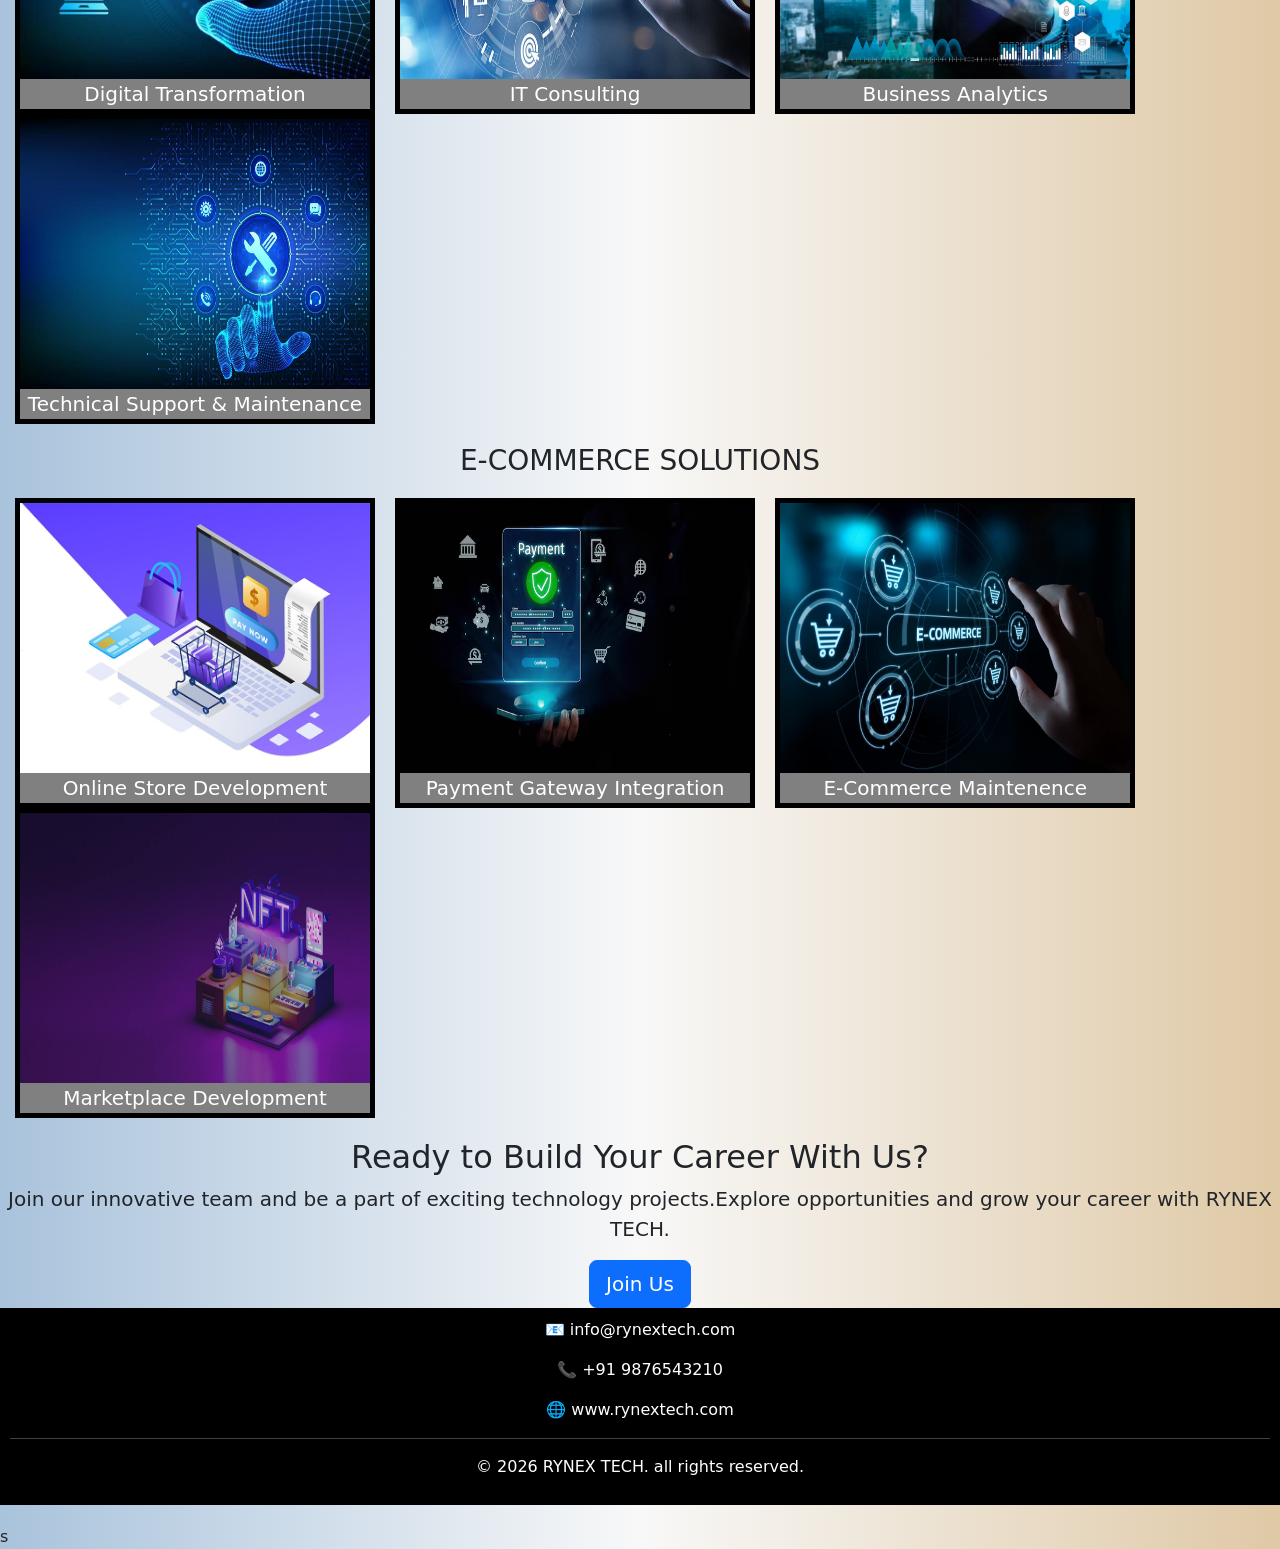
<file: services.html>
<html>
    <head>
        <title>RYNEX</title>
        <link rel="stylesheet" href="script.css">
        <link href="https://cdn.jsdelivr.net/npm/bootstrap@5.3.3/dist/css/bootstrap.min.css" rel="stylesheet">
        <script src="https://cdn.jsdelivr.net/npm/bootstrap@5.3.3/dist/js/bootstrap.bundle.min.js"></script>
    </head>
    <body>
        <nav class="a">
            <h1>RYNEX TECH</h1>
            <ul>
                <li><a href="index.html">HOME 🏠︎</a></li>
                <li><a href="about.html">ABOUT US👥</a></li>
                <li><a href="services.html">SERVICES 🖳</a></li>
                <li><a href="achievements.html">ACHIEVEMENTS ★</a></li>
                <li><a href="joinus.html">JOIN US 🚀</a></li>
                <li><a href="faq.html">FAQ ?</a></li>
                <li><a href="contact.html">CONTACT ☏</a></li>
            </ul>
        </nav>
        <center>
            <div class="ow">
                <h1 style="color: blUE;">OUR SERVICES</h1>
            </div>
        </center>
        <center>
        <div class="servi">
            <h3>SOFTWARE & WEB</h3>
        </div>
        </center>
        <div class="ser">
            <div class="se">    
                <img src="i5 web.jpg" width="350px" height="270px">
                <p class="type">Web Development</p>
            </div>
            <div class="se">
                <img src="i2 software.jpg" width="350px" height="270px">
                <p class="type">Software Development</p>
            </div>
            <div class="se">
                <img src="i11 mobile app development.jpg" width="350px" height="270px">
                <p class="type">Mobile App Development</p>
            </div>
            <div class="se">
                <img src="i7 uiux.avif" width="350px" height="270px">
                <p class="type">UI/UX Design</p>
            </div>
            <center>
            <div class="servi1">
                <h3>CLOUD & DATABASE</h3>
            </div>
            </center>
            <div class="ser">
                <div class="se">
                    <img src="i1 cloud.jpg" width="350px" height="270px">
                    <p class="type">Cloud Solutions</p>
                </div>
                <div class="se">
                    <img src="i9 database.webp" width="350px" height="270px">
                    <p class="type">Database Management</p>
                </div>
                <div class="se">
                    <img src="i dm.avif" width="350px" height="270px">
                    <p class="type">Data Migration</p>
                </div>
                <div class="se">
                    <img src="i server.png" width="350px" height="270px">
                    <p class="type">Server Management</p>
                </div>
                <center>
                    <div class="servi1">
                        <h3>AI & AUTOMATION</h3>
                    </div>
                </center>
                <div class="ser">
                    <div class="se">
                        <img src="i3 ai.avif" width="350px" height="270px">
                        <p class="type">Artificial Intelligence</p>
                    </div>
                    <div class="se">
                        <img src="i ml.jpg" width="350px" height="270px">
                        <p class="type">Machine Learning</p>
                    </div>
                    <div class="se">
                        <img src="i bpa.jpg" width="350px" height="270px">
                        <p class="type">Business Process Autoamtion</p>
                    </div>
                    <div class="se">
                        <img src="i chatbot.avif" width="350px" height="270px">
                        <p class="type">Chatbot Development</p>
                    </div>
                </div>
                <center>
                    <div class="servi1">
                        <h3>SECURITY</h3>
                    </div>
                </center>
                <div class="ser">
                    <div class="se">
                        <img src="i4 cybersecuriy.jpg" width="350px" height="270px">
                        <p class="type">Cybersecurity Solutions</p>
                    </div>
                    <div class="se">
                        <img src="i network.webp" width="350px" height="270px">
                        <p class="type">Network Security</p>
                    </div>
                    <div class="se">
                        <img src="i dp.jpg" width="350px" height="270px">
                        <p class="type">Data Protection</p>
                    </div>
                    <div class="se">
                        <img src="i security audit.jpg" width="350px" height="270px">
                        <p class="type">Security Audits</p>
                    </div>
                </div>
                <center>
                    <div class="servi1">
                        <h3>DIGITAL SERVICES</h3>
                    </div>
                </center>
                <div class="ser">
                    <div class="se">
                        <img src="i dt.jpg" width="350px" height="270px">
                        <p class="type">Digital Transformation</p>
                    </div>
                    <div class="se">
                        <img src="i10 it consulting.jpg" width="350px" height="270px">
                        <p class="type">IT Consulting</p>
                    </div>
                    <div class="se">
                        <img src="i ba.webp" width="350px" height="270px">
                        <p class="type">Business Analytics</p>
                    </div>
                    <div class="se">
                        <img src="i tech support.jpg" width="350px" height="270px">
                        <p class="type">Technical Support & Maintenance</p>
                    </div>
                </div>
                <center>
                    <div class="servi1">
                        <h3>E-COMMERCE SOLUTIONS</h3>
                    </div>
                </center>
                <div class="ser">
                    <div class="se">
                        <img src="i online store.jpg" width="350px" height="270px">
                        <p class="type">Online Store Development</p>
                    </div>
                    <div class="se">
                        <img src="i pgs.avif" width="350px" height="270px">
                        <p class="type">Payment Gateway Integration</p>
                    </div>
                    <div class="se">
                        <img src="i ecommerce.avif" width="350px" height="270px">
                        <p class="type">E-Commerce Maintenence</p>
                    </div>
                    <div class="se">
                        <img src="i md org.jpg" width="350px" height="270px">
                        <p class="type">Marketplace Development</p>
                    </div>
                </div>
            </div>
            <center>
            <h2 class="jwu">Ready to Build Your Career With Us?</h2>
            <section class="joinwithus">
                <p>Join our innovative team and be a part of exciting technology projects.Explore opportunities and grow your career with RYNEX TECH.</p>
                <a href="joinus.html" class="btn btn-primary btn-lg">Join Us</a>
            </section>
            </center>
            <center>
            <div class="con">
                <p>📧 info@rynextech.com</p>
                <p>📞 +91 9876543210</p>
                <p>🌐 www.rynextech.com</p>
                <hr>
                <p>© 2026 RYNEX TECH. all rights reserved.</p>
            </div>
            </center>
        </div>
    </body>s
</file>
<file: script.css>
.a{
    background: linear-gradient(90deg, #a9c3dc 0%,#f8f8f8 50%, #dfc9a6 100%);
    padding: 30px;
    color: black;
    cursor: pointer;
    border-color: black;
    border-style: solid;
    border-width:5px;
    text-align: center;
    

}
ul,li,h1{
    display: inline;
}
ul{
    margin-left: 350px;
    padding: 10px;
}
li{
    margin-left: 5px;
}
ul{
    font-size: 15px;
}
li a{
    text-decoration: none;
    background-color: blue;
    color: white;
    padding: 3px 3px;
    border: 3px solid black;
    border-radius: 15px;
    font-weight: bold;
}
.hero{
    text-align: center;
    padding: 10px;
    margin-top: 10px;
    background: linear-gradient(90deg, #a9c3dc 0%,#f8f8f8 50%, #dfc9a6 100%);

}
.c{
    margin-bottom: 20px;
}
.hero:hover{
    color: brown;
}
.image{
    border-color: black;
    border-style: solid;
    border-width: 10px;
    display: inline-block;
    text-align: center;
    margin: 0px;
    padding: 0px;
    background-color: black;
    color: white;
}
.b,.hero{
    background: linear-gradient(90deg, #a9c3dc 0%,#f8f8f8 50%, #dfc9a6 100%);
    margin-top: 0px;
}
.c{
    margin-top: 10px;
    padding: 8 px;
    font-size: 20px;
}
#mc{
    width: 60%;
    margin: auto;
}

.carousel-item img{
    height: 600px;
    object-fit: cover;
}
body{
    background: linear-gradient(90deg, #a9c3dc 0%,#f8f8f8 50%, #dfc9a6 100%);

}
.carousel-inner{
    border-color: black;
    border-width: 7px;
    border-style: solid;
}
.services{
    text-align: center;
    margin-top: 20px;
    margin-bottom: 10px;
}

.ai{

    border-color: black;
    border-width: 4px;
    border-style: solid;
    display: inline-block;
    width: 406px;
}
.rudh{
    text-align: center;
}
.s1{
    text-align: center;
}
.rudh:hover{
    color: blue;
}
.services:hover{
    color: brown;
}
.services{
    margin-bottom: 30px;
}
.expser{
    font-size: 30px;
    color: black;
}
.expser:hover{
    color: blueviolet;
}
.con{
    padding: 0px;
    margin: 0px;
    color: white;
    background-color: black;
    margin-top: 0px;
    margin-bottom: 20px;
    padding: 10px;
}
.contact{
    background-color: black;
    color: white;
    margin-bottom: 0px;
    padding: 5px;
}
.achievement ul{
    list-style-type: none;
    padding: 0px;
    margin: 0px;
    text-align: center;
}
.ac h1:hover{
    color: brown;
}
.aboutpara{
    font-size: 25px;
    width: 1120px;
    margin-top: 20px;
}
.point{
    opacity: 0;
    transform: translateX(-50px);
    animation: ani 1s forwards;
    margin-top: 20px;
    margin-bottom: 20px;
    font-size: 25px;
    margin-left: 150px;

}
.p1{
    animation-delay: 0s;

}
.p2{
    animation-delay: 1s;
}
.p3{
    animation-delay: 2s;
}
.p4{
    animation-delay: 3s;
}
.p5{
    animation-delay: 4s;
}
.p6{
    animation-delay: 5s;
}
@keyframes ani{
    from{
        opacity:0;
        transform:translateX(-50px);

    }
    to{
        opacity:1;
        transform:translateX(-50px);
    }
}
.core-titile{
    display: block !important;

}
.core{
    display: block !important;
}
.core li{
    display: list-item !important;
    font-size: 30px;
    margin-left: 350px;
    margin-top: 15px;
}
.ouraclink{
    font-size: 30px;
    margin-left: 40px;
    margin-bottom: 20px;
}
.ourexplink{
    font-size: 30px;
    margin-left: 30px;
    margin-bottom: 10px;
}
.part{
    font-size: 30px;
    margin-top: 30px;
    margin-bottom: 20px;

}
.pl{
    font-size: 30px;
    text-align: center;
    margin-left: 15px;
    pad: 0px;
    margin: 0px;
    color: white;
    background-color: black;
    margin-top: 0px;
    margin-bottom: 20px;
    padding: 10px;

}
.part:hover{
    color: brown;
}
.partner{
    background-color: black;
    color: white;
    margin-bottom: 0px;
    padding: 5px;
}
.se{
    display: inline-block;
    padding: 6x;
    border-width: 5px;
    border-color: black;
    border-style: solid;

    margin-left: 15px;
}
.type{
    text-align: center;
    font-size: 20px;
    background-color: grey;
    color: white;
    margin-bottom: 0px;
}
.servi1{
    margin-top: 20px;
    margin-bottom: 20px;
}
.joinwithus{
    font-size: 20px;
}
.jwu{
    margin-top: 20px;
}
.jwubutton a{
    border-color: black;
    border-width: 5px;
    border-style: solid;

}
.oa1{
    font-size: 20px;
}
.count{
    font-size: 50px;
    text-align: center;
}
.ourachive2{
    display: inline-block;
    padding: 6x;
    border-width: 5px;
    border-color: black;
    border-style: solid;
    margin-left: 65px;
    margin-top: 20px
}
.words{
    text-align: center;
}
.cta-banner{
    background: linear-gradient(to right,#2563eb,#1d4ed8);
    color:white;
    padding:30px 40px;
    border-radius:20px;

    display:flex;
    justify-content:space-between;
    align-items:center;
    flex-wrap:wrap;

    margin-top:50px;
}

.left-content{
    display:flex;
    align-items:center;
    gap:20px;
}

.trophy{
    font-size:70px;
}

.left-content h2{
    margin:0;
    font-size:32px;
}

.left-content p{
    margin-top:10px;
    font-size:18px;
}

.join-btn{
    background:white;
    color:#2563eb;
    text-decoration:none;

    padding:15px 35px;
    border-radius:50px;

    font-size:20px;
    font-weight:bold;

    transition:0.3s;
}

.join-btn:hover{
    transform:translateY(-3px);
    box-shadow:0 5px 15px rgba(0,0,0,0.2);
}
.foot{
    margin-top: 20px;
}
body {
  transition: 0.3s ease;
}

body.dark-mode {
  background-color: #0f172a;
  color: white;
}
body {
  font-family: Arial;
}
</file>
